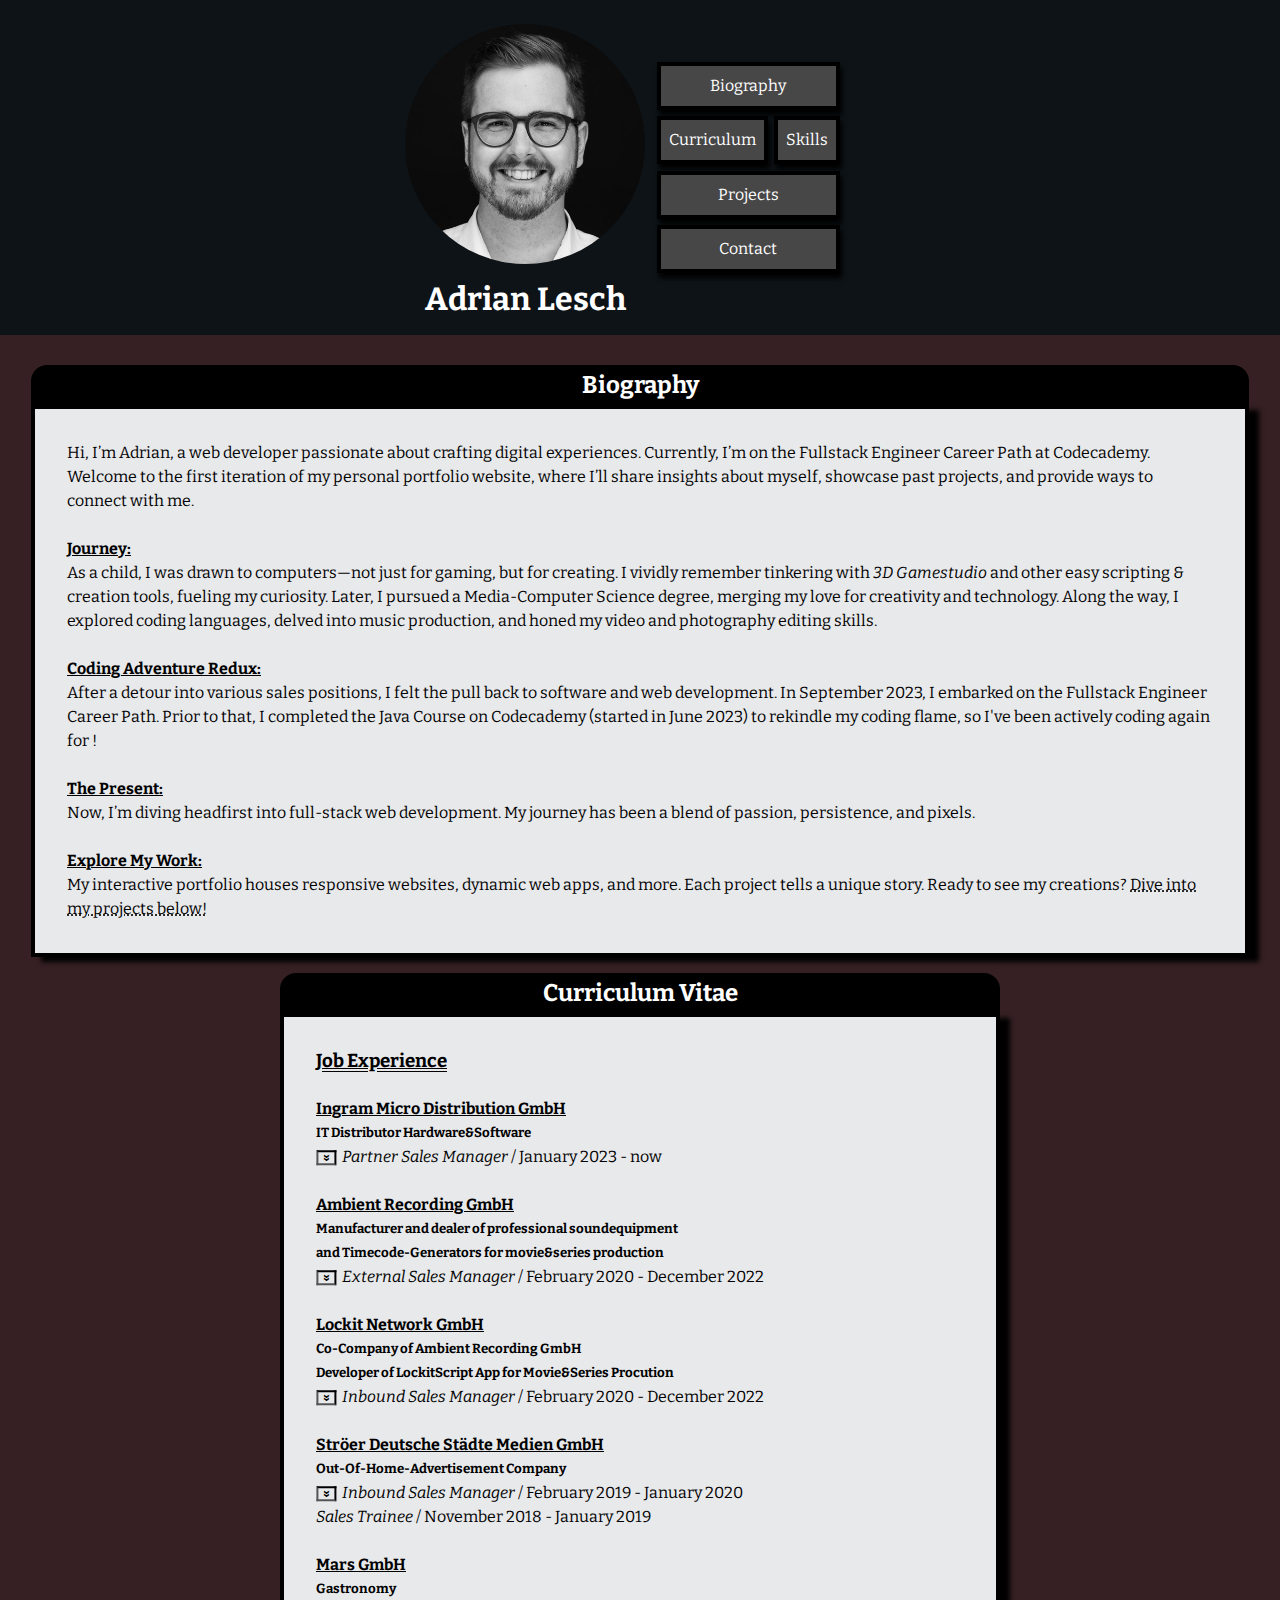
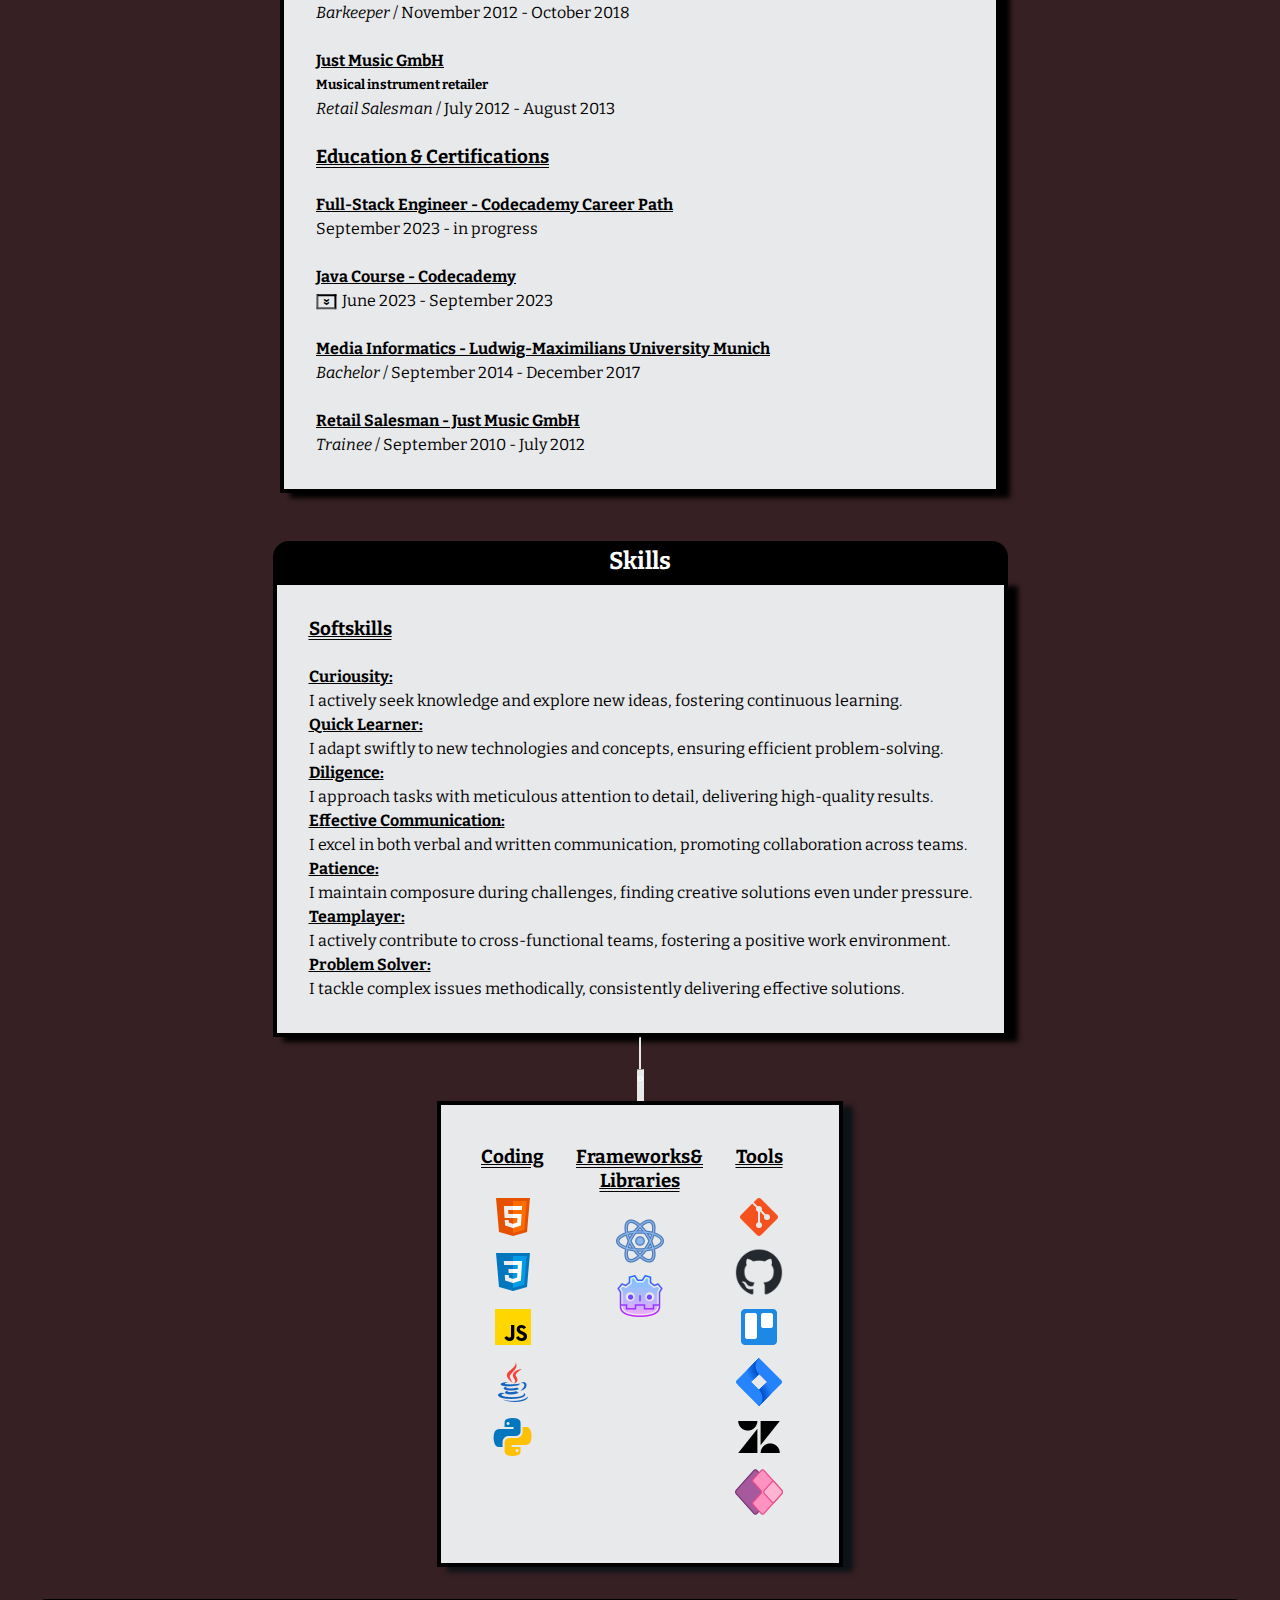
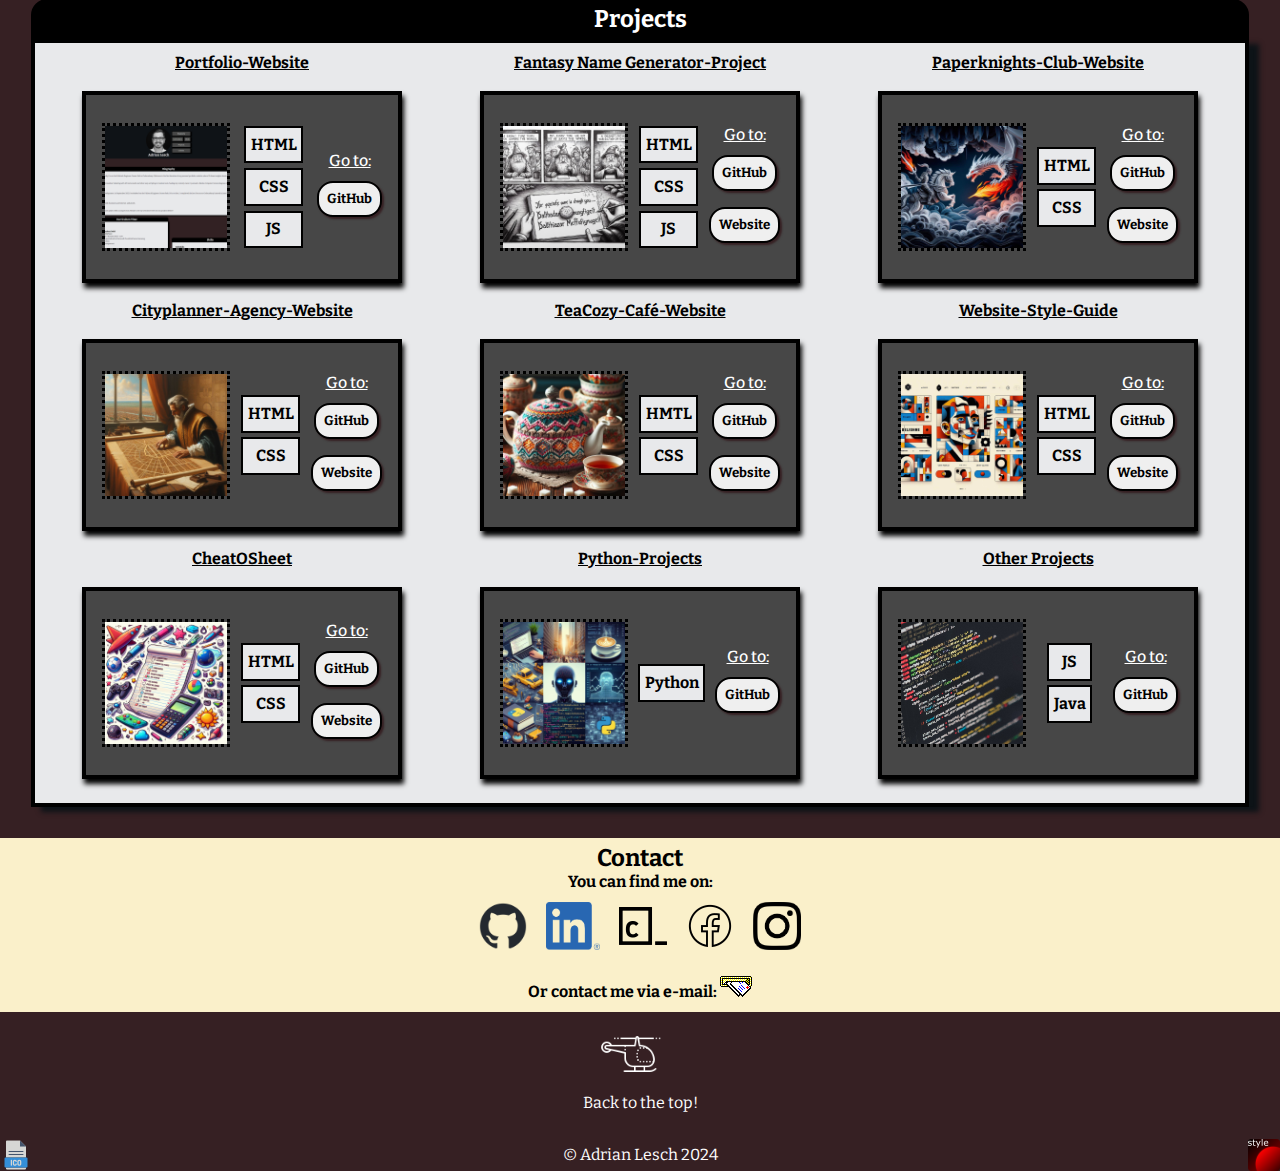
<file: index.html>
<!-- Hi! Thank you for reading my source code! 
This is the first iteration of my personal portfolio website started on the 19th of March 2024, "finished"(for now) on the 12th of April 2024.
It was an amazing learning process and I put quite some time, effort and work in it.
Needlessly to say that I used some help and advice from good ol' Google, StackOverflow (etc.)
& Copilot (especially for creating some of my project pictures). Have fun!-->

<!DOCTYPE html>
<html lang="en">

<head>
    <meta charset="UTF-8">
    <meta name="viewport" content="width=device-width, initial-scale=1.0">
    <meta name="author" content="Adrian Lesch">
    <meta name="description"
        content="Adrian Lesch is a Web Developer and Software Engineer. This Portfolio page shows his skills, projects and experience.">
    <meta name="keywords"
        content="Adrian Lesch, Web Development, Software Engineering, Full Stack, Web Developer, Front End Developer">
    <link rel="stylesheet" href="./resources/styles/style.css">
    <link rel="icon" href="./resources/icon/NeuesIcon/faviconAdrianLesch.ico" type="image/x-icon" />
    <!--FONTS-->
    <link rel="preconnect" href="https://fonts.googleapis.com">
    <link rel="preconnect" href="https://fonts.gstatic.com" crossorigin>
    <link href="https://fonts.googleapis.com/css2?family=Bitter:ital,wght@0,100..900;1,100..900&display=swap"
        rel="stylesheet">
    <!--FONTS-->
    <title>Adrian Lesch | Fullstack Engineer</title>
</head>

<body>
    <!--Header & Navbar Section-->
    <header role="banner">
        <div class="headerFlex" id="headerWrapper">
            <!--Portrait-->
            <div class="portraitWrapper">
                <img src="./resources/images/AdrianLeschPortraitEvenSmoler.jpg" alt="A portrait of Adrian Lesch"
                    id="portrait" role="img">
                <h1 id="name" onclick="topFunction()" role="heading" aria-level="1">Adrian Lesch</h1>
            </div>
            <!--Navbar-->
            <nav class="navBar" id="navBar" role="navigation">
                <a href="#navOne" role="link">Biography</a>
                <div class="navGrid">
                    <a href="#navTwo" id="cv" role="link">Curriculum</a>
                    <a href="#skillsStyle" id="skill" role="link">Skills</a>
                    <a href="#navFour" id="project" role="link">Projects</a>
                    <a href="#navFive" id="contact" role="link">Contact</a>
                </div>
            </nav>
            <!--Navbar Icon on scroll for more visibility and for small screens.-->
        </div>
        <div class="dropdown">
            <button onclick="navDropFunction()" class="dropbtn" id="navDropBtn" role="button">| | |</button>
            <div id="myDropdown" class="dropdown-content" role="menu">
                <a href="#navOne" id="bio" role="menuitem">Biography</a>
                <a href="#navTwo" id="cv" role="menuitem">Curriculum</a>
                <a href="#skillsStyle" id="skill" role="menuitem">Skills</a>
                <a href="#navFour" id="project" role="menuitem">Projects</a>
                <a href="#navFive" id="contact" role="menuitem">Contact</a>
            </div>
        </div>
    </header>

    <!--The sections will feature dropdown animations and hover effects-->
    <main style="margin-top:350px;padding:15px 15px;" id="main">
        <div class="flexMain">
            <!--Biography-Section-->
            <section role="region" class="container">
                <h2 class="index" id="navOne" role="heading" aria-level="2">Biography</h2>
                <div class="columns" id="biography">
                    <p> Hi, I’m Adrian, a web developer passionate about crafting digital experiences. Currently, I’m on
                        the
                        Fullstack Engineer Career Path at Codecademy. Welcome to the first iteration of my personal
                        portfolio
                        website, where I’ll share insights about myself, showcase past projects, and provide ways to
                        connect
                        with me.
                    </p>
                    <br>
                    <ul>
                        <li>
                            <h4 role="heading" aria-level="4">Journey:</h4>
                            <p>As a child, I was drawn to computers—not just for gaming, but for creating. I vividly
                                remember
                                tinkering
                                with <em>3D Gamestudio</em> and other easy scripting & creation tools, fueling my
                                curiosity.
                                Later, I pursued a Media-Computer Science degree, merging my love for creativity and
                                technology.
                                Along
                                the way, I explored coding languages, delved into music production, and honed my video
                                and
                                photography
                                editing skills.</p>
                        </li>
                        <br>
                        <li>
                            <h4 role="heading" aria-level="4">Coding Adventure Redux:</h4>
                            <p>After a detour into various sales positions, I felt the pull back to software and web
                                development.
                                In September 2023, I embarked on the Fullstack Engineer Career Path.
                                Prior to that, I completed the Java Course on Codecademy (started in June 2023) to
                                rekindle
                                my
                                coding
                                flame, so I've been actively coding again for <span id="timeCalculator"></span>!</p>
                        </li>
                        <br>
                        <li>
                            <h4 role="heading" aria-level="4">The Present:</h4>
                            <p>Now, I’m diving headfirst into full-stack web development. My journey has been a blend of
                                passion,
                                persistence, and pixels.</p>
                        </li>
                        <br>
                        <li>
                            <h4 role="heading" aria-level="4">Explore My Work:</h4>
                            <p>My interactive portfolio houses responsive websites, dynamic web apps, and more. Each
                                project
                                tells
                                a
                                unique story.
                                Ready to see my creations? <a href="#navFour" id="attention">Dive into my
                                    projects below!</a>

                            </p>
                        </li>
                    </ul>
                </div>
            </section>

            <!--CV-Section-->

            <section role="region">
                <h2 class="index" id="navTwo" role="heading" aria-level="2">Curriculum Vitae</h2>
                <div class="columns" id="cuVi">
                    <ul role="list">
                        <h3 role="heading" aria-level="3"><u>Job Experience</u></h3>
                        <br>
                        <h4 role="heading" aria-level="4">Ingram Micro Distribution GmbH</h4>
                        <h5 role="heading" aria-level="5">IT Distributor Hardware&Software</h5>
                        <p><button class="dropCvBtn" onclick="dropButtonCV(this)" id="button1" data-target="div1"
                                role="button">&#171;</button><em>Partner Sales
                                Manager</em> /
                            January
                            2023 - now</p>
                        <li role="listitem">
                            <div class="dropCV" id="div1">
                                <ul role="list">
                                    <li role="listitem">&#8227; Customer consulting specialized in Microsoft
                                        Cloud&Software licensing
                                    </li>
                                    <li role="listitem">&#8227; New customer acquisition</li>
                                    <li role="listitem">&#8227; Customer success management</li>
                                    <li role="listitem">&#8227; Inbound Sales</li>
                                </ul>
                            </div>
                        </li>
                        <br>
                        <h4 role="heading" aria-level="4">Ambient Recording GmbH</h4>
                        <h5 role="heading" aria-level="5">Manufacturer and dealer of professional soundequipment<br> and
                            Timecode-Generators for
                            movie&series production</h5>
                        <p><button class="dropCvBtn" onclick="dropButtonCV(this)" id="button2" data-target="div2"
                                role="button">&#171;</button><em>External Sales
                                Manager</em> / February 2020 - December 2022</p>
                        <li role="listitem">
                            <div class="dropCV" id="div2">
                                <ul role="list">
                                    <li role="listitem">&#8227; Customer consulting for Timecode-Generators,
                                        Boompoles,<br> Sound
                                        Recorders
                                        and
                                        accessories
                                    </li>
                                    <li role="listitem">&#8227; External customer appointments, presence at exhibitions
                                        & new customer
                                        acquisitions
                                    </li>
                                    <li role="listitem">&#8227; Inbound sales</li>
                                    <li role="listitem">&#8227; Technical support</li>
                                </ul>
                            </div>
                        </li>
                        <br>
                        <h4 role="heading" aria-level="4">Lockit Network GmbH</h4>
                        <h5 role="heading" aria-level="5">Co-Company of Ambient Recording GmbH <br> Developer of
                            LockitScript App for Movie&Series
                            Procution</h5>
                        <p><button class="dropCvBtn" onclick="dropButtonCV(this)" id="button3" data-target="div3"
                                role="button">&#171;</button><em>Inbound Sales
                                Manager</em> / February 2020 - December 2022</p>
                        <li role="listitem">
                            <div class="dropCV" id="div3">
                                <ul role="list">
                                    <li role="listitem">&#8227; Inbound sales</li>
                                    <li role="listitem">&#8227; Technical support</li>
                                    <li role="listitem">&#8227; New customer acquisition</li>
                                </ul>
                            </div>
                        </li>
                        <br>
                        <h4 role="heading" aria-level="4">Ströer Deutsche Städte Medien GmbH</h4>
                        <h5 role="heading" aria-level="5">Out-Of-Home-Advertisement Company</h5>
                        <p><button class="dropCvBtn" onclick="dropButtonCV(this)" id="button4" data-target="div4"
                                role="button">&#171;</button><em>Inbound Sales
                                Manager</em> / February 2019 - January 2020 <br> <em>Sales Trainee</em>
                            /
                            November 2018 - January 2019</p>
                        <li role="listitem">
                            <div class="dropCV" id="div4">
                                <ul role="list">
                                    <li role="listitem">&#8227; Inbound sales</li>
                                    <li role="listitem">&#8227; Planning of simple campaigns<br> and management of
                                        production of
                                        advertising
                                        media
                                    </li>
                                    <li role="listitem">&#8227; New customer acquisition</li>
                                </ul>
                            </div>
                        </li>
                    </ul>
                    <br>
                    <h4 role="heading" aria-level="4">Mars GmbH</h4>
                    <h5 role="heading" aria-level="5">Gastronomy</h5>
                    <p><em>Barkeeper</em> / November 2012 - October 2018</p>
                    <br>
                    <h4 role="heading" aria-level="4">Just Music GmbH</h4>
                    <h5 role="heading" aria-level="5">Musical instrument retailer</h5>
                    <p><em>Retail Salesman</em> / July 2012 - August 2013</p>
                    <br>
                    <h3 role="heading" aria-level="3"><u>Education & Certifications</u></h3>
                    <br>
                    <h4 role="heading" aria-level="4">Full-Stack Engineer - Codecademy Career Path</h4>
                    <p>September 2023 - in progress</p>
                    <br>
                    <h4 role="heading" aria-level="4">Java Course - Codecademy</h4>
                    <p><button class="dropCvBtn" onclick="dropButtonCV(this)" id="button5"
                            data-target="div5">&#171;</button>June 2023 - September 2023</p>
                    <div class="dropCV" id="div5"><a
                            href="https://www.codecademy.com/profiles/AlgoRhythmus/certificates/d3f89367b558583e361640f778191345"
                            target="_blank"><img src="./resources/images/CertificateJavaCourse.png"
                                alt="A certificate of completion for a Java Course passed by Adrian Lesch"
                                id="certificate" title="You can click me!"></a>
                    </div>
                    <br>
                    <h4 role="heading" aria-level="4">Media Informatics - Ludwig-Maximilians University Munich</h4>
                    <p><em>Bachelor</em> / September 2014 - December 2017</p>
                    <br>
                    <h4 role="heading" aria-level="4">Retail Salesman - Just Music GmbH</h4>
                    <p><em>Trainee</em> / September 2010 - July 2012</p>
                </div>
            </section>

            <!--Skills-Section-->
            <section class="skillsFlexWrapper" role="region">
                <h2 class="index" id="skillsStyle" role="heading" aria-level="2">Skills</h2>
                <div class="softskillsFlex">
                    <h3 role="heading" aria-level="3"><u>Softskills</u></h3>
                    <br>
                    <ul role="list">
                        <li role="listitem">
                            <h4 role="heading" aria-level="4">Curiousity:</h4>
                            <p>I actively seek knowledge and explore new ideas, fostering continuous learning.</p>
                        </li>
                        <li role="listitem">
                            <h4 role="heading" aria-level="4">Quick Learner:</h4>
                            <p>I adapt swiftly to new technologies and concepts, ensuring efficient problem-solving.</p>
                        </li>
                        <li role="listitem">
                            <h4 role="heading" aria-level="4">Diligence:</h4>
                            <p> I approach tasks with meticulous attention to detail, delivering high-quality results.
                            </p>
                        </li>
                        <li role="listitem">
                            <h4 role="heading" aria-level="4">Effective Communication:</h4>
                            <p>I excel in both verbal and written communication, promoting collaboration across teams.
                            </p>
                        </li>
                        <li role="listitem">
                            <h4 role="heading" aria-level="4">Patience:</h4>
                            <p>I maintain composure during challenges, finding creative solutions even under pressure.
                            </p>
                        </li>
                        <li role="listitem">
                            <h4 role="heading" aria-level="4">Teamplayer:</h4>
                            <p>I actively contribute to cross-functional teams, fostering a positive work environment.
                            </p>
                        </li>
                        <li role="listitem">
                            <h4 role="heading" aria-level="4">Problem Solver:</h4>
                            <p>I tackle complex issues methodically, consistently delivering effective solutions.</p>
                        </li>
                    </ul>
                </div>
                <div class="line">
                    <hr>
                </div>
                <div class="line">
                    <hr> &#176;
                </div>
                <div class="subWrapperSkills">
                    <div class="skillsToolsBox">
                        <h3 role="heading" aria-level="3"><u>Coding</u></h3>
                        <br>
                        <ul class="codingFlex" role="list">
                            <li role="listitem"><img src="./resources/icon/CodinglanguagesIcons/icons8-html-48.png"
                                    alt="A HTML icon" title="HTML" class="rotateIcon"></li>
                            <li role="listitem"><img src="./resources/icon/CodinglanguagesIcons/icons8-css-48.png"
                                    alt="A CSS icon" title="CSS" class="rotateIcon"></li>
                            <li role="listitem"><img
                                    src="./resources/icon/CodinglanguagesIcons/icons8-javascript-48.png"
                                    alt="A Javascript icon" title="Javascript" class="rotateIcon"></li>
                            <li role="listitem"><img src="./resources/icon/CodinglanguagesIcons/icons8-java-48.png"
                                    alt="A Java icon" title="Java" class="rotateIcon"></li>
                            <li role="listitem"><img src="./resources/icon/CodinglanguagesIcons/icons8-python-48.png"
                                    alt="A Python icon" title="Python" class="rotateIcon">
                            </li>
                        </ul>
                    </div>

                    <div class="skillsToolsBox">
                        <h3 role="heading" aria-level="3"><u>Frameworks&<br>Libraries</u></h3>
                        <br>
                        <ul class="frameworkFlex" role="list">
                            <li role="listitem"><img src="./resources/icon/CodinglanguagesIcons/icons8-react-48.png"
                                    alt="A React icon" title="React (in progress)" class="rotateIcon"></li>
                            <li role="listitem"><img src="./resources/icon/CodinglanguagesIcons/icons8-godot-48.png"
                                    alt="A Godot icon" title="Godot-Engine (Hobby)" class="rotateIcon"></li>
                        </ul>
                    </div>

                    <div class="skillsToolsBox">
                        <h3 role="heading" aria-level="3"><u>Tools</u></h3>
                        <br>
                        <ul class="toolsFlex" role="list">
                            <li role="listitem"><img src="./resources/icon/CodinglanguagesIcons/icons8-git-48.png"
                                    alt="A Git icon" title="Git" class="rotateIcon">
                            </li>
                            <li role="listitem"><img src="./resources/icon/SocialMedia/github-mark.png"
                                    alt="A GitHub icon" title="GitHub" id="gitHub" class="rotateIcon">
                            </li>
                            <li role="listitem"><img src="./resources/icon/CodinglanguagesIcons/icons8-trello-48.png"
                                    alt="A Trello icon" title="Trello" class="rotateIcon">
                            </li>
                            <li role="listitem"><img
                                    src="./resources/icon/CodinglanguagesIcons/icons8-existieren-48.png"
                                    alt="A Jira icon" title="Jira" class="rotateIcon">
                            </li>
                            <li role="listitem"><img src="./resources/icon/CodinglanguagesIcons/icons8-zendesk-48.png"
                                    alt="A Zendesk icon" title="Zendesk" class="rotateIcon"></li>
                            <li role="listitem"><img
                                    src="./resources/icon/CodinglanguagesIcons/icons8-microsoft-power-apps-48.png"
                                    alt="A MSFT PowerApps icon" title="PowerApps" class="rotateIcon"></li>
                        </ul>
                    </div>
                </div>

            </section>

            <!--Projects-Section-->
            <section role="region" class="container">
                <h2 class="index" id="navFour" role="heading" aria-level="2">Projects</h2>
                <!--This portfolio website itself was created as a "portfolio"-project for the Codecademy Fullstack-Engineer Career Path-->
                <div class="wrapperProject">
                    <div>
                        <h4 role="heading" aria-level="4">Portfolio-Website</h4>
                        <div class="flexProject">
                            <img src="./resources/images/PortfolioWebsiteCropped.png"
                                alt="A screenshot of my portfolio website." class="projectImg">
                            <ul role="list">
                                <li role="listitem">HTML</li>
                                <li role="listitem">CSS</li>
                                <li role="listitem">JS</li>
                            </ul>

                            <div class="buttonWrap">
                                <p>Go to:</p>
                                <a href="https://github.com/AdrianLesch/PortfolioWebsiteAdrianLesch"
                                    target="_blank"><button class="button" type="button"
                                        role="button">GitHub</button></a>
                            </div>
                            <!--Old-Version-->
                            <!--
                            <div class="subFlex">
                                <a href="https://github.com/AdrianLesch/PortfolioWebsiteAdrianLesch" target="_blank"
                                    role="button"><img src="./resources/icon/CodinglanguagesIcons/icons8-folder-30.png"
                                        alt="An icon of a folder" title="GitHub-Repository"></a>
                            </div>
                            -->
                        </div>
                    </div>
                    <!--Fantasy Name Generator Project-->
                    <div>
                        <h4 role="heading" aria-level="4">Fantasy Name Generator-Project</h4>
                        <div class="flexProject">
                            <img src="./resources/images/FantasyNameGenerator.jpg" alt="A picture of a crazy wizard."
                                class="projectImg">
                            <ul role="list">
                                <li role="listitem">HTML</li>
                                <li role="listitem">CSS</li>
                                <li role="listitem">JS</li>
                            </ul>
                            <div class="buttonWrap">
                                <p>Go to:</p>
                                <a href="https://github.com/AdrianLesch/FanatsyNameGenerator---MixedMessages"
                                    target="_blank"><button class="button" type="button"
                                        role="button">GitHub</button></a>
                                <a href="https://adrianlesch.github.io/FanatsyNameGenerator---MixedMessages"
                                    target="_blank"><button class="button" type="button"
                                        role="button">Website</button></a>
                            </div>

                            <!--Old Version-->
                            <!--
                            <div class="subFlex">
                                <a href="https://github.com/AdrianLesch/FanatsyNameGenerator---MixedMessages"
                                    target="_blank" role="button"><img
                                        src="./resources/icon/CodinglanguagesIcons/icons8-folder-30.png"
                                        alt="An icon of a folder" title="GitHub-Repository"></a>
                                <a href="https://adrianlesch.github.io/FanatsyNameGenerator---MixedMessages/
                        " target="_blank" role="button"><img
                                        src="./resources/icon/CodinglanguagesIcons/GithubPagesIcon.png"
                                        alt="An icon for GitHubPages" title="GitHubPages-Website"></a>
                            </div>
                            -->

                        </div>
                    </div>
                    <!--Paperknights-Club-Website-->
                    <div>
                        <h4 role="heading" aria-level="4">Paperknights-Club-Website</h4>
                        <div class="flexProject">
                            <img src="./resources/images/Paperknights.jpeg"
                                alt="A picture of a paperknight fighting a dragon." class="projectImg">
                            <ul role="list">
                                <li role="listitem">HTML</li>
                                <li role="listitem">CSS</li>
                            </ul>

                            <div class="buttonWrap">
                                <p>Go to:</p>
                                <a href="https://github.com/AdrianLesch/The-Paper-Knights-Project"
                                    target="_blank"><button class="button" type="button"
                                        role="button">GitHub</button></a>
                                <a href="https://adrianlesch.github.io/The-Paper-Knights-Project"
                                    target="_blank"><button class="button" type="button"
                                        role="button">Website</button></a>
                            </div>
                            <!--Old-Version-->
                            <!--
                            <div class="subFlex">
                                <a href="https://github.com/AdrianLesch/The-Paper-Knights-Project" target="_blank"
                                    role="button"><img src="./resources/icon/CodinglanguagesIcons/icons8-folder-30.png"
                                        alt="An icon of a folder" title="GitHub-Repository"></a>
                                <a href="https://adrianlesch.github.io/The-Paper-Knights-Project/
                        " target="_blank" role="button"><img
                                        src="./resources/icon/CodinglanguagesIcons/GithubPagesIcon.png"
                                        alt="An icon for GitHubPages" title="GitHubPages-Website"></a>
                            </div>
                            -->
                        </div>
                    </div>
                    <!--Cityplanner-Agency-Website-->
                    <div>
                        <h4 role="heading" aria-level="4">Cityplanner-Agency-Website</h4>
                        <div class="flexProject">
                            <img src="./resources/images/CityPlanner.jpeg" alt="A picture of a renaissance cityplaner."
                                class="projectImg">
                            <ul role="list">
                                <li role="listitem">HTML</li>
                                <li role="listitem">CSS</li>
                            </ul>

                            <div class="buttonWrap">
                                <p>Go to:</p>
                                <a href="https://github.com/AdrianLesch/CityPlanner-Project"
                                    target="_blank"><button class="button" type="button"
                                        role="button">GitHub</button></a>
                                <a href="https://adrianlesch.github.io/CityPlanner-Project"
                                    target="_blank"><button class="button" type="button"
                                        role="button">Website</button></a>
                            </div>
                            <!--Old-Version-->
                            <!--
                            <div class="subFlex">
                                <a href="https://github.com/AdrianLesch/CityPlanner-Project" target="_blank"
                                    role="button"><img src="./resources/icon/CodinglanguagesIcons/icons8-folder-30.png"
                                        alt="An icon of a folder" title="GitHub-Repository"></a>
                                <a href="https://adrianlesch.github.io/CityPlanner-Project/" target="_blank"
                                    role="button"><img src="./resources/icon/CodinglanguagesIcons/GithubPagesIcon.png"
                                        alt="A GitHub-Pages-Icon" title="GitHubPages-Website"></a>
                            </div>
                            -->
                        </div>
                    </div>
                    <!--TeaCozy-Café-Website-->
                    <div>
                        <h4 role="heading" aria-level="4">TeaCozy-Café-Website</h4>
                        <div class="flexProject">
                            <img src="./resources/images/TeaCozy.jpeg" alt="A picture of a Tea Cozy."
                                class="projectImg">
                            <ul role="list">
                                <li role="listitem">HMTL</li>
                                <li role="listitem">CSS</li>
                            </ul>

                            <div class="buttonWrap">
                                <p>Go to:</p>
                                <a href="https://github.com/AdrianLesch/TeaCozyProject.github.io"
                                    target="_blank"><button class="button" type="button"
                                        role="button">GitHub</button></a>
                                <a href="https://adrianlesch.github.io/TeaCozyProject.github.io/"
                                    target="_blank"><button class="button" type="button"
                                        role="button">Website</button></a>
                            </div>
                            <!--Old-Version-->
                            <!--
                            <div class="subFlex">
                                <a href="https://github.com/AdrianLesch/TeaCozyProject.github.io" target="_blank"
                                    role="button"><img src="./resources/icon/CodinglanguagesIcons/icons8-folder-30.png"
                                        alt="An icon of a folder" title="GitHub-Repository"></a>
                                <a href="https://adrianlesch.github.io/TeaCozyProject.github.io/
                        " target="_blank" role="button"><img
                                        src="./resources/icon/CodinglanguagesIcons/GithubPagesIcon.png"
                                        alt="A GitHub-Pages icon." title="GitHubPages-Website"></a>
                            </div>
                            -->
                        </div>
                    </div>
                    <!--Website-Style-Guide-->
                    <div>
                        <h4 role="heading" aria-level="4">Website-Style-Guide</h4>
                        <div class="flexProject">
                            <img src="./resources/images/WebsiteStyleGuide.jpeg"
                                alt="A picture of Picasso-like website." class="projectImg">
                            <ul role="list">
                                <li role="listitem">HTML</li>
                                <li role="listitem">CSS</li>
                            </ul>

                            <div class="buttonWrap">
                                <p>Go to:</p>
                                <a href="https://github.com/AdrianLesch/codecademyWSS""
                                    target="_blank"><button class="button" type="button"
                                        role="button">GitHub</button></a>
                                <a href="https://adrianlesch.github.io/codecademyWSS"
                                    target="_blank"><button class="button" type="button"
                                        role="button">Website</button></a>
                            </div>
                            <!--Old-Version-->
                            <!--
                            <div class="subFlex">
                                <a href="https://github.com/AdrianLesch/codecademyWSS" target="_blank"
                                    role="button"><img src="./resources/icon/CodinglanguagesIcons/icons8-folder-30.png"
                                        alt="An icon of a folder" title="GitHub-Repository"></a>
                                <a href="https://adrianlesch.github.io/codecademyWSS/
                        " target="_blank" role="button"><img
                                        src="./resources/icon/CodinglanguagesIcons/GithubPagesIcon.png"
                                        alt="A GitHub Pages Icon" title="GitHubPages-Website"></a>
                            </div>
                            -->
                        </div>
                    </div>
                    <!--Cheat-O-Sheet-Project-->
                    <div>
                        <h4 role="heading" aria-level="4">CheatOSheet</h4>
                        <div class="flexProject">
                            <img src="./resources/images/CheatOSheet.jpeg" alt="A picture of a CheatOSheet."
                                class="projectImg">
                            <ul role="list">
                                <li role="listitem">HTML</li>
                                <li role="listitem">CSS</li>
                            </ul>

                            <div class="buttonWrap">
                                <p>Go to:</p>
                                <a href="https://github.com/AdrianLesch/CheatOSheet"
                                    target="_blank"><button class="button" type="button"
                                        role="button">GitHub</button></a>
                                <a href="https://adrianlesch.github.io/CheatOSheet"
                                    target="_blank"><button class="button" type="button"
                                        role="button">Website</button></a>
                            </div>
                            <!--Old-Version-->
                            <!--
                            <div class="subFlex">
                                <a href="https://github.com/AdrianLesch/CheatOSheet" target="_blank" role="button"><img
                                        src="./resources/icon/CodinglanguagesIcons/icons8-folder-30.png"
                                        alt="An icon of a folder" title="GitHub-Repository"></a>
                                <a href="https://adrianlesch.github.io/CheatOSheet/
                                    " target="_blank" role="button"><img
                                        src="./resources/icon/CodinglanguagesIcons/GithubPagesIcon.png"
                                        alt="A GitHub Pages Icon" title="GitHubPages-Website"></a>
                            </div>
                            -->
                        </div>
                    </div>
                    <!--Python-Projects-->
                    <div>
                        <h4 role="heading" aria-level="4">Python-Projects</h4>
                        <div class="flexProject">
                            <img src="./resources/images/PythonProjects.jpeg"
                                alt="A picture of a Python-Symbol and Codingpictures." class="projectImg">
                            <ul role="list">
                                <li role="listitem">Python</li>
                            </ul>

                            <div class="buttonWrap">
                                <p>Go to:</p>
                                <a href="https://github.com/AdrianLesch/Python-Exercise-Projects"
                                    target="_blank"><button class="button" type="button"
                                        role="button">GitHub</button></a>
                            </div>
                            <!--Old-Version-->
                            <!--
                            <div class="subFlex">
                                <a href="https://github.com/AdrianLesch/Python-Exercise-Projects" target="_blank"
                                    role="button"><img src="./resources/icon/CodinglanguagesIcons/icons8-folder-30.png"
                                        alt="An icon of a folder" title="GitHub-Repository"></a>
                            </div>
                            -->
                        </div>
                    </div>
                    <!--Other-Projects-->
                    <div>
                        <h4 role="heading" aria-level="4">Other Projects</h4>
                        <div class="flexProject">
                            <img src="./resources/images/CodingProjects.png" alt="A picture of programm code."
                                class="projectImg">
                            <ul role="list">
                                <li role="listitem">JS</li>
                                <li role="listitem">Java</li>
                            </ul>

                            <div class="buttonWrap">
                                <p>Go to:</p>
                                <a href="https://github.com/stars/AdrianLesch/lists/additional-projects"
                                    target="_blank"><button class="button" type="button"
                                        role="button">GitHub</button></a>
                            </div>
                            <!--Old-Verison-->
                            <!--
                            <div class="subFlex">
                                <a href="https://github.com/stars/AdrianLesch/lists/additional-projects" target="_blank"
                                    role="button"><img src="./resources/icon/CodinglanguagesIcons/icons8-folder-30.png"
                                        alt="An icon of a folder" title="GitHub-Repository"></a>
                            </div>
                            -->
                        </div>
                    </div>
                </div>
            </section>
        </div>
    </main>

    <footer role="region">
        <div class="contactSection">
            <h2 id="navFive" role="heading" aria-level="2">Contact</h2>
            <p><strong>You can find me on:</strong></p>
            <!--Social-Media-Icons-->
            <div class="flexSocial">
                <a href="https://github.com/AdrianLesch" target="_blank" role="link"><img
                        src="./resources/icon/SocialMedia/github-mark.png" alt="A GitHub-Logo" class="socialMediaIcon"
                        title="GitHub"></a>
                <a href="https://www.linkedin.com/in/adrian-lesch/" target="_blank" role="link"><img
                        src="./resources/icon/SocialMedia/LI-In-Bug.png" alt="A LinkedIn Logo" id="linkedIn"
                        title="LinkedIn"></a>
                <a href="https://www.codecademy.com/profiles/AlgoRhythmus" target="_blank" role="link"><img
                        src="./resources/icon/SocialMedia/icons8-codecademy.png" alt="A Codecademy Logo"
                        class="socialMediaIcon" title="Codecademy"></a>
                <a href="https://www.facebook.com/adrianlesch90" target="_blank" role="link"><img
                        src="./resources/icon/SocialMedia/icons8-facebook-neu-48.png" alt="A Facebook Logo"
                        class="socialMediaIcon" title="Facebook"></a>
                <a href="https://www.instagram.com/addi.lette?igsh=MXFzOXE2dmpucG9wdw%3D%3D&utm_source=qr"
                    target="_blank" role="link"><img src="./resources/icon/SocialMedia/Instagram_Glyph_Black.png"
                        alt="A Instagram Logo" class="socialMediaIcon" title="Instagram"></a>
            </div>
            <!--E-Mail-Contact-->
            <p><strong>Or contact me via e-mail:</strong> <a href="mailto:mail@adrian-lesch.com" role="link"><img
                        src="./resources/icon/SocialMedia/MSMAI001.PNG" alt="A Mail Icon" id="mailIcon"></a></p>
        </div>

        <div class="heliDiv">
            <img src="./resources/icon/SocialMedia/heliIcon.png" alt="An icon of a helicopter." id="heliIcon"
                onclick="topFunction()">
            <p>Back to the top!</p>
        </div>

        <!--Bottom-Section-->
        <div class="flexBottom">
            <a target="_blank" href="https://icons8.com" role="link"><img
                    src="./resources/icon/CodinglanguagesIcons/icons8-icon-32.png" alt="A Icon icon"
                    title="Icons from Icon8"></a>
            <p> &#169; Adrian Lesch 2024</p>
            <a href="./stylesheet.html" target="_blank" role="link"><img
                    src="./resources/icon/CodinglanguagesIcons/StylesheetIcon.png" alt="A Stylesheet Icon"
                    title="Click here to get to my stylesheet!"></a>
        </div>
    </footer>

    <!--HOWDY PARTNER, THANKS FOR READING SO FAR! <3 CHECK OUT MY LINKED SCRIPT AND CSS STYLESHEET! FEEDBACK ALWAYS APPRECIATED!-->

    <script src="./resources/scripts/script.js"></script>

</body>

</html>
</file>
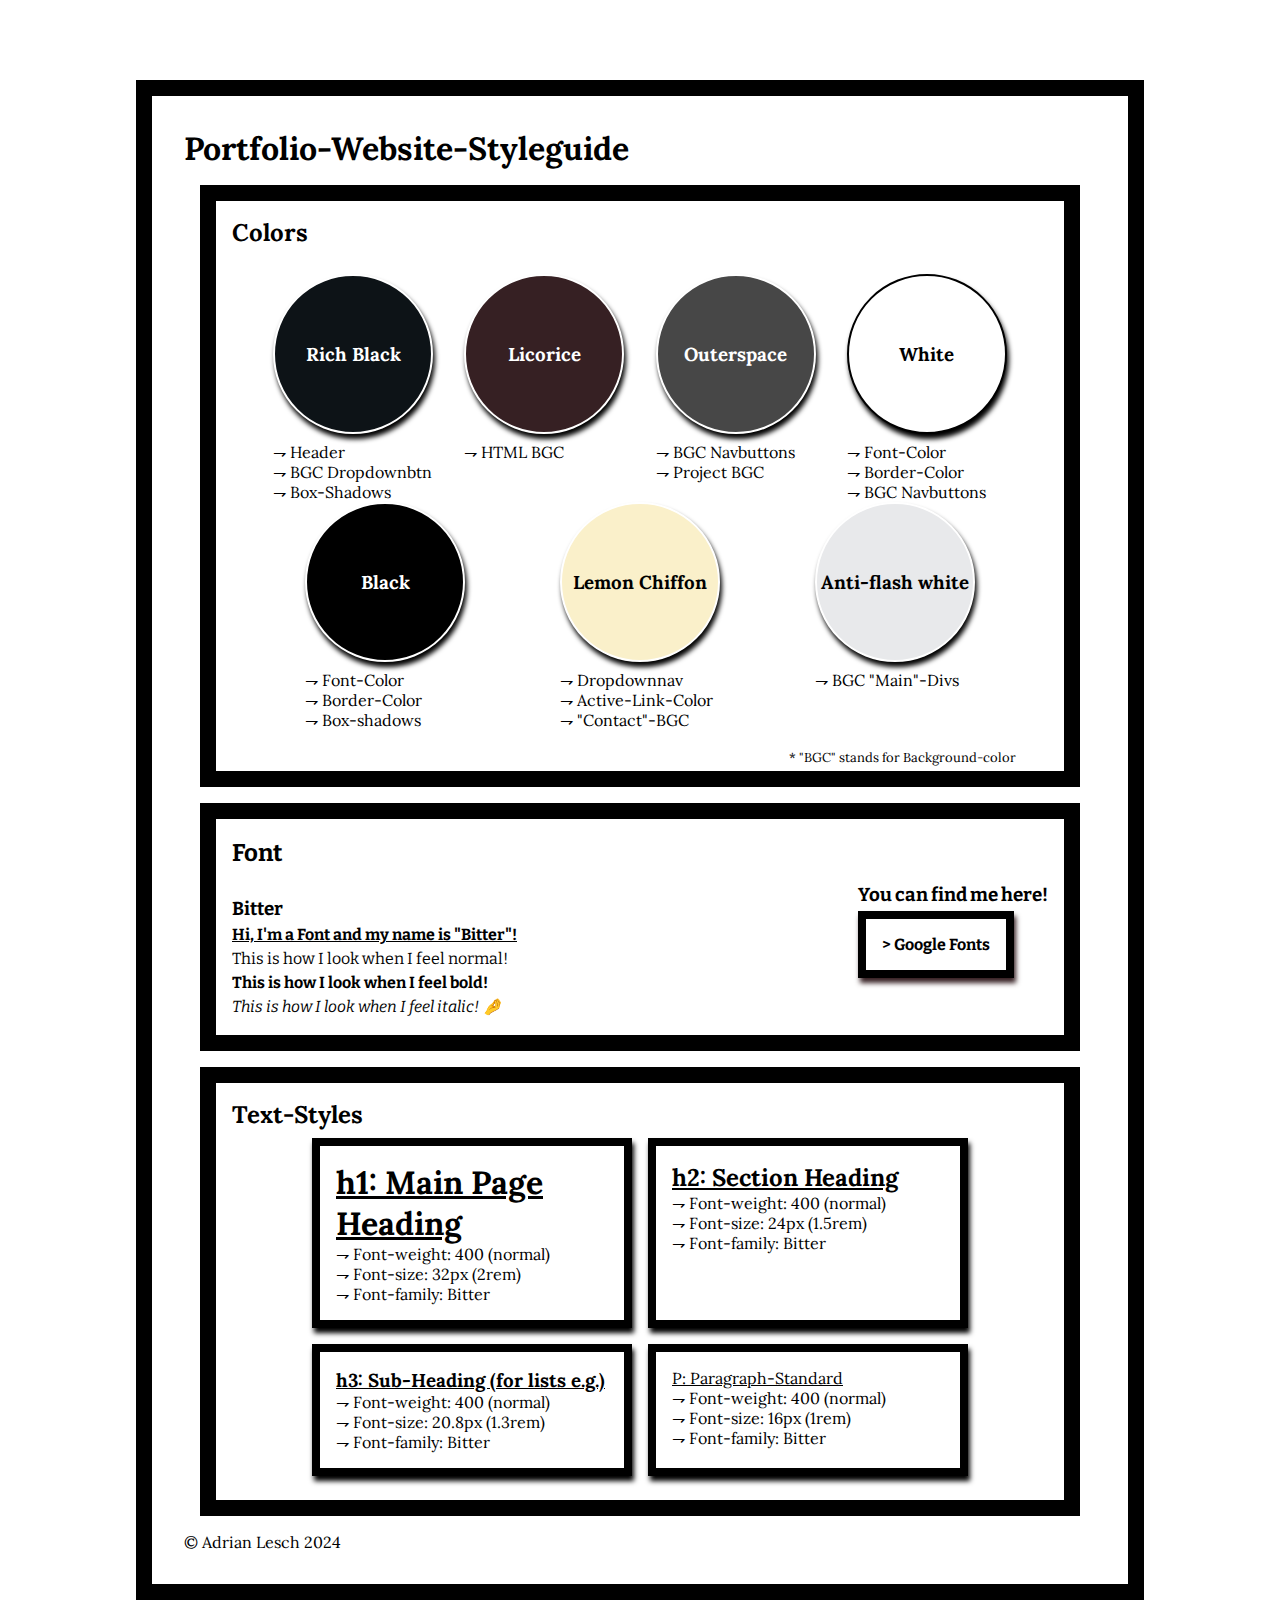
<file: stylesheet.html>
<!--This is the sourcecode for my portfolio website's stylesheet. Have fun!-->

<!DOCTYPE html>
<html lang="en">

<head>
    <meta charset="UTF-8">
    <meta name="viewport" content="width=device-width, initial-scale=1.0">
    <link rel="icon" href="./resources/icon/CodinglanguagesIcons/StylesheetIcon.png" type="image/x-icon" />
    <link rel="stylesheet" href="./resources/styles/styleStylesheet.css" type="text/css">
    <!--FONT-IMPORT-->
    <!--LORA-General Font-->
    <link rel="preconnect" href="https://fonts.googleapis.com">
    <link rel="preconnect" href="https://fonts.gstatic.com" crossorigin>
    <link href="https://fonts.googleapis.com/css2?family=Lora:ital,wght@0,400..700;1,400..700&display=swap"
        rel="stylesheet">
    <!--BITTER-Font for Font-Section-->
    <link rel="preconnect" href="https://fonts.googleapis.com">
    <link rel="preconnect" href="https://fonts.gstatic.com" crossorigin>
    <link href="https://fonts.googleapis.com/css2?family=Bitter:ital,wght@0,100..900;1,100..900&display=swap"
        rel="stylesheet">
    <!--FONT-IMPORT-->
    <title>Stylesheet-Portfoliowebsite</title>
</head>

<body class="wrapperBody">
    <div class="wrapperMain">
        <header role="banner">
            <h1>Portfolio-Website-Styleguide</h1>
        </header>
        <main role="main">
            <section>
                <div class="colorsWrapper">
                    <!--Idea: On hover change textcontent to hex code-->
                    <h2>Colors</h2>
                    <ul class="subWrapperColor">
                        <!--Rich Black-->
                        <li>
                            <h3 class="colorBox" id="richBlack" role="button">Rich Black</h3>
                            <ul class="liMediaQuer">
                                <li role="menuitem">⇁ Header</li>
                                <li role="menuitem">⇁ BGC Dropdownbtn</li>
                                <li role="menuitem">⇁ Box-Shadows</li>
                            </ul>
                        </li>
                        <!--Licorice-->
                        <li>
                            <h3 class="colorBox" id="licorice" role="button">Licorice</h3>
                            <ul class="liMediaQuer">
                                <li>⇁ HTML BGC</li>
                            </ul>
                        </li>
                        <!--Outerspace-->
                        <li>
                            <h3 class="colorBox" id="outerspace" role="button">Outerspace</h3>
                            <ul class="liMediaQuer">
                                <li role="menuitem">⇁ BGC Navbuttons</li>
                                <li role="menuitem">⇁ Project BGC</li>
                            </ul>
                        </li>
                        <!--White-->
                        <li>
                            <h3 class="colorBox" id="white" role="button">White</h3>
                            <ul class="liMediaQuer">
                                <li role="menuitem">⇁ Font-Color</li>
                                <li role="menuitem"> ⇁ Border-Color</li>
                                <li role="menuitem">⇁ BGC Navbuttons</li>
                            </ul>
                        </li>
                        <!--Black-->
                        <li>
                            <h3 class="colorBox" id="black" role="button">Black</h3>
                            <ul class="liMediaQuer">
                                <li role="menuitem">⇁ Font-Color</li>
                                <li role="menuitem">⇁ Border-Color</li>
                                <li role="menuitem">⇁ Box-shadows</li>
                            </ul>
                        </li>
                        <!--Lemon Chiffon-->
                        <li>
                            <h3 class="colorBox" id="lemonChiffon" role="button">Lemon Chiffon</h3>
                            <ul class="liMediaQuer">
                                <li role="menuitem">⇁ Dropdownnav</li>
                                <li role="menuitem">⇁ Active-Link-Color</li>
                                <li role="menuitem">⇁ "Contact"-BGC</li>
                            </ul>
                        </li>
                        <!--Anti-Flash-White-->
                        <li>
                            <h3 class="colorBox" id="antiFlashWhite" role="button">Anti-flash white</h3>
                            <ul class="liMediaQuer">
                                <li role="menuitem">⇁ BGC "Main"-Divs</li>
                            </ul>
                        </li>
                    </ul>
                    <p id="disclaimer">* "BGC" stands for Background-color</p>
                </div>
            </section>

            <section>
                <div class="fontWrapper" role="region">
                    <div>
                        <h2>Font</h2>
                        <br>
                        <h3>Bitter</h3>
                        <h4><u>Hi, I'm a Font and my name is "Bitter"!</u></h4>
                        <p>This is how I look when I feel normal!</p>
                        <p id="bold">This is how I look when I feel bold!</p>
                        <p id="italic">This is how I look when I feel italic! &#129292;</p>
                    </div>
                    <div class="button">
                        <h3>You can find me here!</h3>
                        <br>
                        <button id="linkBtn" type="button role="button""><a href="https://fonts.google.com/specimen/Bitter"
                                target="_blank">> Google Fonts</a></button>
                    </div>
                </div>
            </section>

            <section>
                <div class="textStyleWrapper" role="region">
                    <h2>Text-Styles</h2>
                    <!--H1--->
                    <div class="textStyleFlex">
                        <div class="textStyleDiv">
                            <h1 role="heading" aria-level="1"><u>h1: Main Page Heading</u></h1>
                            <ul>
                                <li>⇁ Font-weight: 400 (normal)</li>
                                <li>⇁ Font-size: 32px (2rem)</li>
                                <li>⇁ Font-family: Bitter</li>
                            </ul>
                        </div>
                        <!--H2-->
                        <div class="textStyleDiv">
                            <h2 role="heading" aria-level="2"><u>h2: Section Heading</u></h2>
                            <ul>
                                <li>⇁ Font-weight: 400 (normal)</li>
                                <li>⇁ Font-size: 24px (1.5rem)</li>
                                <li>⇁ Font-family: Bitter</li>
                            </ul>
                        </div>
                        <!--H3-->
                        <div class="textStyleDiv">
                            <h3 role="heading" aria-level="3"><u>h3: Sub-Heading (for lists e.g.)</u></h3>
                            <ul>
                                <li>⇁ Font-weight: 400 (normal)</li>
                                <li>⇁ Font-size: 20.8px (1.3rem)</li>
                                <li>⇁ Font-family: Bitter</li>
                            </ul>
                        </div>
                        <!--P-->
                        <div class="textStyleDiv">
                            <p><u>P: Paragraph-Standard</u></p>
                            <ul>
                                <li>⇁ Font-weight: 400 (normal)</li>
                                <li>⇁ Font-size: 16px (1rem)</li>
                                <li>⇁ Font-family: Bitter</li>
                            </ul>
                        </div>
                    </div>
                </div>
            </section>
        </main>
        <footer><p> &#169; Adrian Lesch 2024</p></footer>
    </div>
</body>

</html>
</file>
<file: resources/styles/style.css>
/* Colors for styling:
#0d1317 - RichBlack - Header, Background-Color DropmenuBtn, BoxShadows 
#362023 - Licorice - HTML Background-Color
#474747 - Outerspace - Color for Navbuttons and Project-Backgrounds
#FFFFFF - White - Fontcolor, Bordercolor, Background-color Navbtns 
#000000 - Black - Fontcolor, Bordercolor, Boxshadow
#FAF0CA - Lemon chiffon - Navbar-Dropdwn Color, active link color, Contact-Section background color 
#E8E9EB - Anti-flash white - Color for the main section backgrounds
*/

/* General-Styling */

* {
    box-sizing: border-box;
    margin: 0px;
    padding: 0px;
}

html {
    font-family: "Bitter", serif;
    font-size: 16px;
    font-optical-sizing: auto;
    font-weight: 400;
    text-align: center;
    background-color: #362023;
    color: white;
    line-height: 1.5rem;
    scroll-padding-top: 18rem;
}

a {
    color: white;
}

a:link {
    text-decoration: none;
}

a:visited {
    text-decoration: none;
}

a:hover {
    text-decoration: none;
}

a:active {
    text-decoration: none;
}

header {
    background-color: #0d1317;
    padding: 1rem;
    transition: 0.4s;
    position: fixed;
    top: 0;
    z-index: 99;
    width: 100%;
    display: flex;
    justify-content: center;
    align-items: center;
}

li {
    list-style: none;
}

main {
    margin: 1rem;
    transition: 0.6s;
}

h3{
    text-decoration: underline double;
}

h4 {
    text-decoration: underline;
}

/* Header-Styling */

.headerFlex {
    display: flex;
    flex-flow: row wrap;
    justify-content: center;
    align-items: center;
}

#portrait {
    border-radius: 50%;
    width: 15rem;
    height: 15rem;
    transition: 0.3s ease;
    margin: .5rem;
}

#name {
    margin: .5rem;
    transition: 1s ease;
    cursor: pointer;
}

.navBar {
    display: flex;
    flex-flow: column wrap;
    transition: 0.3s ease;
}

.navBar a {
    padding: .5rem;
    margin: .2rem;
    border: 4px solid black;
    background-color: #474747;
    box-shadow: 2px 5px 5px #000000;
}

.navBar a:hover,
.navBar a:focus {
    background-color: white;
    transition: 0.4s;
    color: #000000;
}

.navBar a:active {
    background-color: #FAF0CA;
    transition: 0.0s;
}

.navGrid {
    display: grid;
    grid-row: 5rem 5rem 5rem;
    grid-column: 5rem 5rem 5rem;
}

/*---MEDIA-QUERIES NAVBAR----*/

@media only screen and (max-width: 514px) {
    
    header {
        flex-flow: column wrap;
    }


    #portrait {
        max-width: 10rem; 
        max-height: 10rem; 
    }
    
    .navBar {
        display: none !important; 
    }

    .dropbtn{
        transform: rotate(90deg) !important;
        opacity: 1 !important;
        visibility: visible !important; 
    }
}


/* Dropdown Button for NavBar */

.dropbtn {
    background-color: #0d1317;
    color: white;
    padding: .5rem;
    padding-bottom: .65rem;
    font-size: 1rem;
    border: 1px white solid;
    cursor: pointer;
    transition: 0.3s;
    visibility: hidden;
}

.dropbtn:hover,
.dropbtn:focus {
    background-color: #FAF0CA;
    color: #000000;
    transition: 0.4s;
}

.dropdown {
    position: relative;
    display: inline-block;
}


.dropdown-content {
    display: none;
    position: absolute;
    background-color: #f1f1f1;
    min-width: 160px;
    box-shadow: 0px 8px 16px 0px rgba(0, 0, 0, 0.2);
}

.dropdown-content a {
    color: black;
    padding: 12px 16px;
    text-decoration: none;
    display: block;
}

@media only screen and (max-width: 600px) {
    .dropdown {
        float: right;
    }

    .dropdown-content {
        margin-top: 0.2rem;
        right: 0;
    }
}

.dropdown-content a:hover,
.dropdown-content a:focus {
    background-color: #ddd;
}

.show {
    display: block;
}


/*Gridding the NavBar*/

#cv {
    grid-row: 1 / 2;
    grid-column: 1 / 2;
}

#skill {
    grid-row: 1 / 2;
    grid-column: 2 / 3;
}

#project {
    grid-row: 2 / 3;
    grid-column: 1 / 3;
}

#contact {
    grid-row: 3 / 4;
    grid-column: 1 / 3;
}


/* Main-Styling */

.flexMain {
    display: flex;
    flex-flow: row wrap;
    justify-content: center;
    align-items: center;
}

@media only screen and (max-width: 2768px) {
    .flexMain{
        flex-flow: row wrap;
    }
}

@media only screen and (min-width: 2769px){
    .flexMain{
        flex-flow: column wrap;
    }
}

.index {
    background-color: #000000;
    border-top-left-radius: 1rem;
    border-top-right-radius: 1rem;
    padding: .5rem;
}

/*Bio & CV*/

.container {
    max-width: 2000px;
}

.columns {
    padding: 2rem;
    text-align: left;
    background-color: #E8E9EB;
    border: 4px solid black;
    box-shadow: 10px 5px 5px #000000;
    margin-bottom: 1rem;
    color: #000000;
}

#biography {
    width: fit-content;
    height: fit-content;
    margin-bottom: 1rem;
}

#attention {
    text-decoration: underline dotted;
    color: #000000;
}

#attention:hover,
#attention:focus {
    font-size: larger;
    color: blue;
    transition: 0.3s ease;
}

#cuVi {
    width: 45rem;
}

@media only screen and (max-width:800px) {
    #cuVi{
        width: 35rem;
    }
}

@media only screen and (max-width: 580px){
    #cuVi{
        width: auto;
    }
}
    


#timeCalculator {
    font-weight: bold;
}


.dropCV {
    display: none;
    font-size: .9rem;
}


.dropCvBtn {
    transform: rotate(-90deg);
    padding-bottom: 0.05rem;
    padding-left: .1rem;
    padding-right: .1rem;
    font-weight: bold;
    background-color: #E8E9EB;
    margin-left: 0.2rem;
    margin-right: 0.5rem;
}

#certificate {
    width: 13rem;
    height: 10rem;
    border: 2px black dotted;
    box-shadow: 3px 5px 5px #000000;
}

#certificate:hover,
#certificate:focus {
    transform: scale(1.05);
    transition: 0.4s ease;
}


/*Skills-Section*/

.skillsFlexWrapper {
    display: flex;
    padding: 2rem;
    flex-flow: column wrap;
    width: fit-content;
    justify-content: space-around;
    align-items: center;
}

#skillsStyle {
    width: 100%;
}

.line {
    height: 2rem;
    background: #E8E9EB;
}

.softskillsFlex {
    display: flex;
    background-color: #E8E9EB;
    border: 4px solid black;
    box-shadow: 10px 5px 5px #000000;
    padding: 2rem;
    flex-flow: column wrap;
    color: #000000;
    text-align: left;
}

.subWrapperSkills {
    display: flex;
    flex-flow: row wrap;
    justify-content: center;
    background-color: #E8E9EB;
    border: 4px solid black;
    box-shadow: 10px 5px 5px #0d1317;
    padding: 2rem;
    color: #000000;
}

.rotateIcon:hover,
.rotateIcon:focus {
    transform: rotateY(360deg);
    transition: 0.8s ease;
}


#gitHub {
    width: 3rem;
    height: 3rem;
}

.skillsToolsBox {
    padding: 0.5rem;
    margin-right: 1rem;
}

/*Projects-Section*/

.wrapperProject {
    display: flex;
    flex-flow: row wrap;
    width: fit-content;
    justify-content: space-around;
    padding: .5rem;
    background-color: #E8E9EB;
    border: 4px solid black;
    box-shadow: 10px 5px 5px #0d1317;
    color: #000000;
}

.flexProject {
    display: flex;
    flex-flow: row wrap;
    justify-content: space-between;
    align-items: center;
    background-color: #474747;
    padding: 1rem;
    margin: 1rem;
    height: 12rem;
    width: 20rem;
    border: 4px solid black;
    box-shadow: 2px 5px 5px #000000;
}

@media only screen and (max-width: 600px) {
    .flexProject {
        height: fit-content;
        width: fit-content;
    }
}

/*Button-Styling*/
.buttonWrap{
    display: flex;
    flex-flow: column wrap;
}

.buttonWrap p{
    color: white;
    text-decoration: underline;
    font-weight: 500;
}

.button{
    font-family: "Bitter", serif;
    font-weight: bold;
    margin: .5rem 0rem;
    padding: .5rem;
    border: 2px solid black;
    color: black;
    transition: .4s ease;
    box-shadow: 2px 2px 2px #362023;
    border-radius: 1rem;
}

.button:hover{
    background-color: black;
    color: white;
    transform: scale(1.05);
}

.button:active{
    background-color: #FAF0CA;
    color: black;
}

@media only screen and (min-width:345px) and (max-width:415px){
    .buttonWrap{
        flex-flow: row wrap;
        align-items: center;
        justify-content: space-around;
    }

    .button{
        margin-left: .5rem;
    }
}

/*Flex-Rectangle*/
.flexProject:hover,
.flexProject:focus {
    transform: scale(1.05);
    transition: 0.4s ease;
}

.flexProject li {
    border: 2px solid black;
    background-color: #E8E9EB;
    margin: .3rem 0;
    padding: .3rem;
    color: #000000;
    font-weight: bold;
}

.subFlex {
    display: flex;
    flex-direction: column;
    justify-content: space-around;
}

.projectImg {
    height: 8rem;
    width: 8rem;
    border: 3px dotted black;
}

/* Footer-Styling & Contact-Section */



.contactSection {
    padding: .5rem;
    background-color: #FAF0CA;
    color: #000000;
    margin-bottom: .5rem;
}

.socialMediaIcon {
    height: 3rem;
    width: 3rem;
    margin: .5rem;
}

.socialMediaIcon:hover,
.socialMediaIcon:focus {
    transform: scale(1.1);
    transition: 0.2s ease-in-out;
}

#linkedIn {
    height: 3rem;
    width: 3.4rem;
    margin: .5rem;
}

#linkedIn:hover,
#linkedIn:focus {
    transform: scale(1.1);
    transition: 0.2s ease-in-out;
}

#mailIcon:hover,
#mailIcon:focus {
    transform: rotate(360deg);
    transition: 0.4s;
}

.heliDiv {
    color: white;
    margin-bottom: 1.5rem;
}

#heliIcon {
    height: 4rem;
    width: 4rem;
    margin-right: 1.2rem;
}

#heliIcon:hover,
#heliIcon:focus {
    transform: rotateY(360deg);
    transition: 0.8s ease;
}

.flexBottom {
    display: flex;
    flex-direction: row;
    justify-content: space-between;
    align-items: center;
}

.flexBottom a {
    display: flex;
    align-items: baseline;
}
</file>
<file: resources/styles/styleStylesheet.css>
/*Media Queries at the bottom of the stylesheet*/
/*General-Styling*/

* {
    margin: 0px;
    padding: 0px;
    box-sizing: border-box;
}

ul,
ol,
li {
    list-style: none;
}

html {
    font-family: "Lora", serif;
    font-optical-sizing: auto;
    font-weight: normal;
    font-style: normal;
    font-size: 16px;
}

/*Body-Section*/

.wrapperBody {
    display: flex;
    justify-content: center;
    padding: 5rem;
}

.wrapperMain {
    width: 90%;
    height: 90%;
    border: 1rem black solid;
    padding: 2rem;
    position: relative;
}

/*Colors-Section*/

.colorsWrapper {
    display: flex;
    flex-flow: column wrap;
    position: relative;
    border: 1rem black solid;
    padding: 1rem;
    margin: 1rem;
}

.subWrapperColor {
    display: flex;
    flex-flow: row wrap;
    justify-content: space-around;
    margin: .8rem;
    padding: .8rem;

}

.subWrapperColor li {
    max-width: 10rem;
}

.colorBox {
    display: flex;
    justify-content: center;
    align-items: center;
    width: 10rem;
    height: 10rem;
    border: 2px white solid;
    border-radius: 50%;
    box-shadow: 2px 5px 5px black;
    margin-bottom: .5rem;
}

/*RICH BLACK*/
#richBlack {
    background-color: #0d1317;
    color: white;
    position: relative;
}

/*On hover content addition*/
#richBlack::before {
    content: "#0d1317";
    position: absolute;
    bottom: 2.9rem;
    opacity: 0;
    transition: opacity 0.3s ease;
}

#richBlack:hover::before {
    opacity: 1;
}

#richBlack::after {
    content: "⮛";
    position: absolute;
    bottom: 1rem;
    opacity: 0;
    transition: opacity 0.6s ease;
}

#richBlack:hover::after {
    opacity: 1;
}

/*LICORICE*/
#licorice {
    background-color: #362023;
    color: white;
    position: relative;
}

/*On hover content addition*/
#licorice::before {
    content: "#362023";
    position: absolute;
    bottom: 2.9rem;
    opacity: 0;
    transition: opacity 0.3s ease;
}

#licorice:hover::before {
    opacity: 1;
}

#licorice::after {
    content: "⮛";
    position: absolute;
    bottom: 1rem;
    opacity: 0;
    transition: opacity 0.6s ease;
}

#licorice:hover::after {
    opacity: 1;
}

/*OUTERSPACE*/
#outerspace {
    background-color: #474747;
    color: white;
    position: relative;
}

/*On hover content addition*/
#outerspace::before {
    content: "#474747";
    position: absolute;
    bottom: 2.9rem;
    opacity: 0;
    transition: opacity 0.3s ease;
}

#outerspace:hover::before {
    opacity: 1;
}

#outerspace::after {
    content: "⮛";
    position: absolute;
    bottom: 1rem;
    opacity: 0;
    transition: opacity 0.6s ease;
}

#outerspace:hover::after {
    opacity: 1;
}

/*WHITE*/
#white {
    background-color: white;
    color: black;
    border-color: black;
    position: relative;
}

/*On hover content addition*/
#white::before {
    content: "#FFFFFF";
    position: absolute;
    bottom: 2.9rem;
    opacity: 0;
    transition: opacity 0.3s ease;
}

#white:hover::before {
    opacity: 1;
}

#white::after {
    content: "⮛";
    position: absolute;
    bottom: 1rem;
    opacity: 0;
    transition: opacity 0.6s ease;
}

#white:hover::after {
    opacity: 1;
}

/*BLACK*/
#black {
    background-color: black;
    color: white;
    position: relative;
}

/*On hover content addition*/
#black::before {
    content: "#000000";
    position: absolute;
    bottom: 2.9rem;
    opacity: 0;
    transition: opacity 0.3s ease;
}

#black:hover::before {
    opacity: 1;
}

#black::after {
    content: "⮛";
    position: absolute;
    bottom: 1rem;
    opacity: 0;
    transition: opacity 0.6s ease;
}

#black:hover::after {
    opacity: 1;
}

/*LEMON CHIFFON*/
#lemonChiffon {
    background-color: #FAF0CA;
    color: black;
    position: relative;
}

/*On hover content addition*/
#lemonChiffon::before {
    content: "#FAF0CA";
    position: absolute;
    bottom: 2.9rem;
    opacity: 0;
    transition: opacity 0.3s ease;
}

#lemonChiffon:hover::before {
    opacity: 1;
}

#lemonChiffon::after {
    content: "⮛";
    position: absolute;
    bottom: 1rem;
    opacity: 0;
    transition: opacity 0.6s ease;
}

#lemonChiffon:hover::after {
    opacity: 1;
}

/*ANTI-FLASH WHITE*/
#antiFlashWhite {
    background-color: #E8E9EB;
    color: black;
    position: relative;
}

/*On hover content addition*/
#antiFlashWhite::before {
    content: "#E8E9EB";
    position: absolute;
    bottom: 2.9rem;
    opacity: 0;
    transition: opacity 0.3s ease;
}

#antiFlashWhite:hover::before {
    opacity: 1;
}

#antiFlashWhite::after {
    content: "⮛";
    position: absolute;
    bottom: 1rem;
    opacity: 0;
    transition: opacity 0.6s ease;
}

#antiFlashWhite:hover::after {
    opacity: 1;
}

#disclaimer {
    position: absolute;
    bottom: .3rem;
    right: 3rem;
    font-size: small;
}

/*FONT-SECTION*/

.fontWrapper {
    display: flex;
    justify-content: space-between;
    flex-wrap: wrap;
    font-family: "Bitter", serif;
    font-optical-sizing: auto;
    font-weight: 400;
    line-height: 1.5;
    border: 1rem black solid;
    padding: 1rem;
    margin: 1rem;
}

@media only screen and (max-width: 760px) {
    .fontWrapper {
        padding: 1rem;
        height: auto;
    }
}

#bold {
    font-weight: bold;
}

#italic {
    font-style: italic;
}

.button {
    align-content: center;
    background-color: white;
    justify-content: center;
    margin-bottom: 1rem;
}

#linkBtn {
    border: none;
    background-color: white;
}

#linkBtn a {
    text-decoration: none;
    color: black;
    background-color: white;
    font-size: 1rem;
    font-family: "Bitter", serif;
    border: .5rem black solid;
    box-shadow: 2px 5px 5px #362023;
    font-weight: bold;
    padding: 1rem;
}

#linkBtn a:hover {
    background-color: black;
    color: white;
    transition: .4s ease;
}

#linkBtn a:active {
    background-color: #FAF0CA;
    color: black;
    transition: .4s ease;
}

/* Textstyle-Section*/

.textStyleWrapper {
    display: flex;
    flex-flow: column wrap;
    justify-content: space-around;
    border: 1rem black solid;
    padding: 1rem;
    margin: 1rem;
}

.textStyleFlex {
    display: flex;
    flex-flow: row wrap;
    justify-content: center;
}

.textStyleDiv {
    width: 20rem;
    border: .5rem black solid;
    padding: 1rem;
    margin: .5rem;
    box-shadow: 2px 5px 5px black;
}

/*----MEDIA QUERIES----*/

@media only screen and (max-width: 760px) {

    .wrapperBody {
        padding: 1rem;
    }

    .wrapperMain {
        width: 100%;
        height: 100%;
        padding: 1rem;
    }

    .colorBox {
        width: 8rem;
        height: 8rem;
        font-size: smaller;
    }

    #richBlack:hover::before {
        bottom: 2.5rem;
    }

    #licorice:hover::before {
        bottom: 2.5rem;
    }

    #outerspace:hover::before {
        bottom: 2.5rem;
    }

    #white:hover::before {
        bottom: 2.5rem;
    }

    #black:hover::before {
        bottom: 2.5rem;
    }

    #lemonChiffon:hover::before {
        bottom: 2.5rem;
    }

    #antiFlashWhite:hover::before {
        bottom: 2.5rem;
    }

    .textStyleWrapper {
        width: fit-content;
        padding: 0%;
        margin: 0%;
        justify-content: center;
    }

    .textStyleDiv {
        width: fit-content;
        height: fit-content;
        border: 2px black solid;
    }

    .liMediaQuer li {
        display: none;
    }

    #disclaimer {
        display: none;
    }
}


@media only screen and (max-width: 360px) {

    .colorsWrapper {
        padding: 0rem;
        text-align: center;
    }

    .fontWrapper {
        text-align: center;
    }

    .textStyleWrapper {
        text-align: center;
    }

    #linkBtn a {
        display: flex;
        flex-flow: column;
        border-style: none;
        background-color: #FAF0CA;
    }

    .colorBox {
        width: 4.5rem;
        height: 4.5rem;
        font-size: x-small;

    }

    .liMediaQuer li {
        display: none;
    }

    #disclaimer {
        display: none;
    }

    #richBlack:hover::before {
        bottom: 2.5rem;
    }

    #licorice:hover::before {
        bottom: 2.5rem;
    }

    #outerspace:hover::before {
        bottom: 2.5rem;
    }

    #white:hover::before {
        bottom: 2.5rem;
    }

    #black:hover::before {
        bottom: 2.5rem;
    }

    #lemonChiffon:hover::before {
        bottom: 2.8rem;
    }

    #lemonChiffon:hover::after {
        bottom: .5rem;
    }

    #lemonChiffon {
        font-size: x-small;
        text-align: center;
    }

    #antiFlashWhite:hover::before {
        bottom: 2.8rem;
    }

    #antiFlashWhite:hover::after {
        bottom: .5rem;
    }

    #antiFlashWhite {
        text-align: center;
        font-size: x-small;
    }
}
</file>
